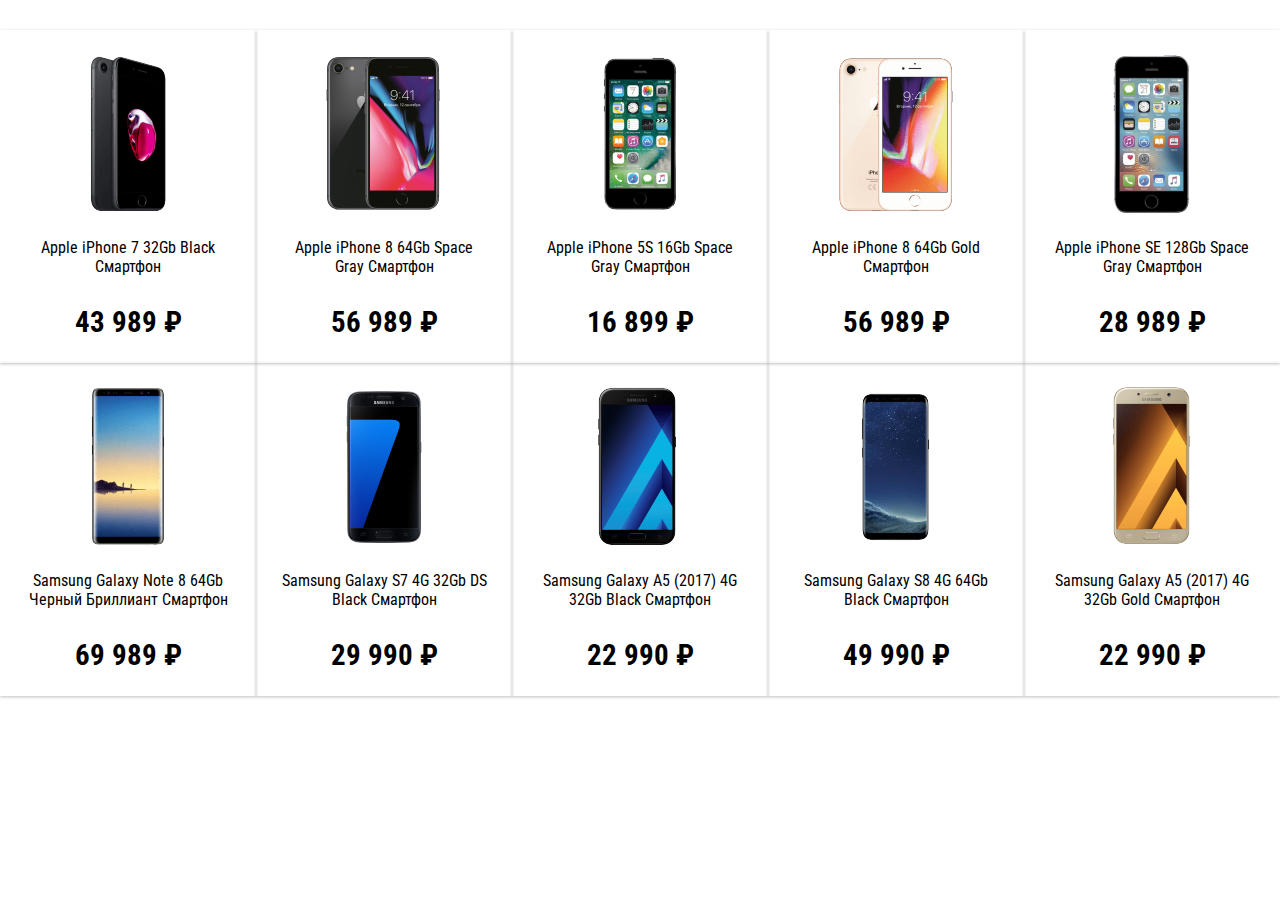
<file: adaptive-layout/product-list/index.html>
<!DOCTYPE html>
<html lang="ru">
<head>
    <meta charset="UTF-8">
    <meta name="viewport" content="width=device-width, initial-scale=1.0">
    <meta http-equiv="X-UA-Compatible" content="ie=edge">
    <title>MQ–3.1. Задача 3 — Список товаров в интернет-магазине</title>
    <link href="https://fonts.googleapis.com/css?family=Roboto+Condensed:400,700" rel="stylesheet">
    <link rel="stylesheet" href="./css/list-common.css">
    <link rel="stylesheet" href="./css/list.css">
    <link rel="shortcut icon" href="../../favicon.ico" type="image/x-icon">
</head>
<body>
  <div class="products">
    <article class="product">
      <div class="product__imgbox">
        <img src="img/prod1.png" class="product__preview" alt="Apple iPhone 7">
      </div>
      <div class="product__body">
        <h3 class="product__name">Apple iPhone 7 32Gb Black Смартфон</h3>
        <span class="product__price">43 989 ₽</span>
      </div>
    </article>
    <article class="product">
      <div class="product__imgbox">
        <img src="img/prod2.png" class="product__preview" alt="Apple iPhone 8">
      </div>
      <div class="product__body">
        <h3 class="product__name">Apple iPhone 8 64Gb Space Gray Смартфон</h3>
        <span class="product__price">56 989 ₽</span>
      </div>
    </article>
    <article class="product">
      <div class="product__imgbox">
        <img src="img/prod3.png" class="product__preview" alt="Apple iPhone 5S">
      </div>
      <div class="product__body">
        <h3 class="product__name">Apple iPhone 5S 16Gb Space Gray Смартфон</h3>
        <span class="product__price">16 899 ₽</span>
      </div>
    </article>
    <article class="product">
      <div class="product__imgbox">
        <img src="img/prod4.png" class="product__preview" alt="Apple iPhone 8">
      </div>
      <div class="product__body">
        <h3 class="product__name">Apple iPhone 8 64Gb Gold Смартфон</h3>
        <span class="product__price">56 989 ₽</span>
      </div>
    </article>  
    <article class="product">
      <div class="product__imgbox">
        <img src="img/prod5.png" class="product__preview" alt="Apple iPhone SE">
      </div>
      <div class="product__body">
        <h3 class="product__name">Apple iPhone SE 128Gb Space Gray Смартфон</h3>
        <span class="product__price">28 989 ₽</span>
      </div>
    </article>
    <article class="product">
      <div class="product__imgbox">
        <img src="img/prod6.png" class="product__preview" alt="Samsung Galaxy Note 8">
      </div>
      <div class="product__body">
        <h3 class="product__name">Samsung Galaxy Note 8 64Gb Черный Бриллиант Смартфон</h3>
        <span class="product__price">69 989 ₽</span>
      </div>
    </article>
    <article class="product">
      <div class="product__imgbox">
        <img src="img/prod7.png" class="product__preview" alt="Samsung Galaxy S7">
      </div>
      <div class="product__body">
        <h3 class="product__name">Samsung Galaxy S7 4G 32Gb DS Black Смартфон</h3>
        <span class="product__price">29 990 ₽</span>
      </div>
    </article>
    <article class="product">
      <div class="product__imgbox">
        <img src="img/prod8.png" class="product__preview" alt="Samsung Galaxy A5">
      </div>
      <div class="product__body">
        <h3 class="product__name">Samsung Galaxy A5 (2017) 4G 32Gb Black Смартфон</h3>
        <span class="product__price">22 990 ₽</span>
      </div>
    </article>
    <article class="product">
      <div class="product__imgbox">
        <img src="img/prod9.png" class="product__preview" alt="Samsung Galaxy S8">
      </div>
      <div class="product__body">
        <h3 class="product__name">Samsung Galaxy S8 4G 64Gb Black Смартфон</h3>
        <span class="product__price">49 990 ₽</span>
      </div>
    </article>
    <article class="product">
      <div class="product__imgbox">
        <img src="img/prod10.png" class="product__preview" alt="Samsung Galaxy A5">
      </div>
      <div class="product__body">
        <h3 class="product__name">Samsung Galaxy A5 (2017) 4G 32Gb Gold Смартфон</h3>
        <span class="product__price">22 990 ₽</span>
      </div>
    </article>  
  </div>
</body>
</html>
</file>
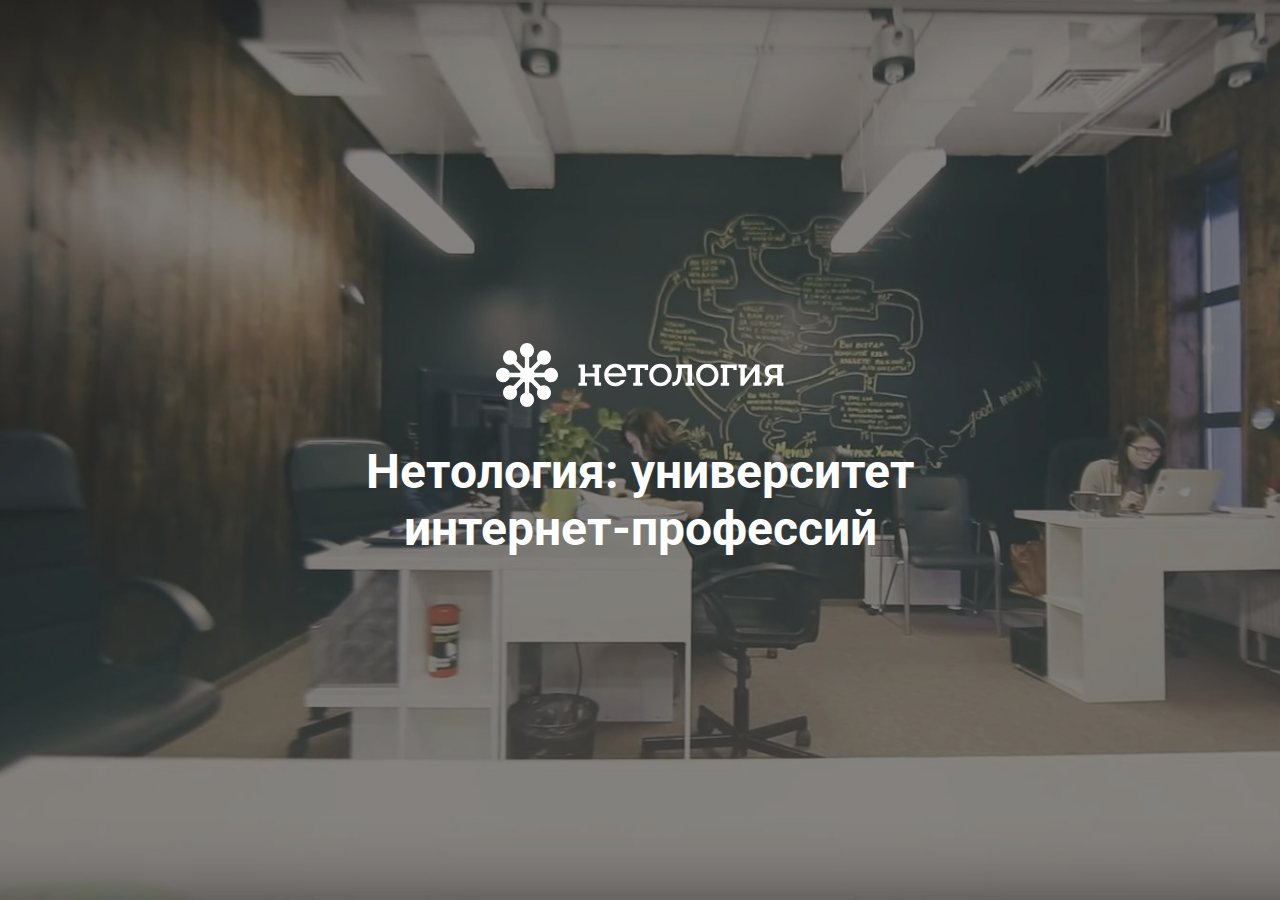
<file: adaptive-layout/welcome-block/index.html>
<!DOCTYPE html>
<html lang="ru">
<head>
  <meta charset="UTF-8">
  <meta name="viewport" content="width=device-width, initial-scale=1.0">
  <meta http-equiv="X-UA-Compatible" content="ie=edge">
  <title>MQ–3.1. Задача 2 — Блок с приветствием для Нетологии</title>
  <link rel="stylesheet" href="https://fonts.googleapis.com/css?family=Roboto:400,700">
  <link rel="stylesheet" href="./css/welcome.css">
  <link rel="stylesheet" href="./css/welcome-common.css">
  <link rel="shortcut icon" href="../../favicon.ico" type="image/x-icon">
</head>
<body>
  <header class="header">
    <div class="header__container">
      <img src="img/logo.svg" class="logo" alt="Логотип компании Нетология">    
      <h1 class="header__slogan">Нетология: университет интернет-профессий</h1>
    </div>
  </header>
</body>
</html>
</file>
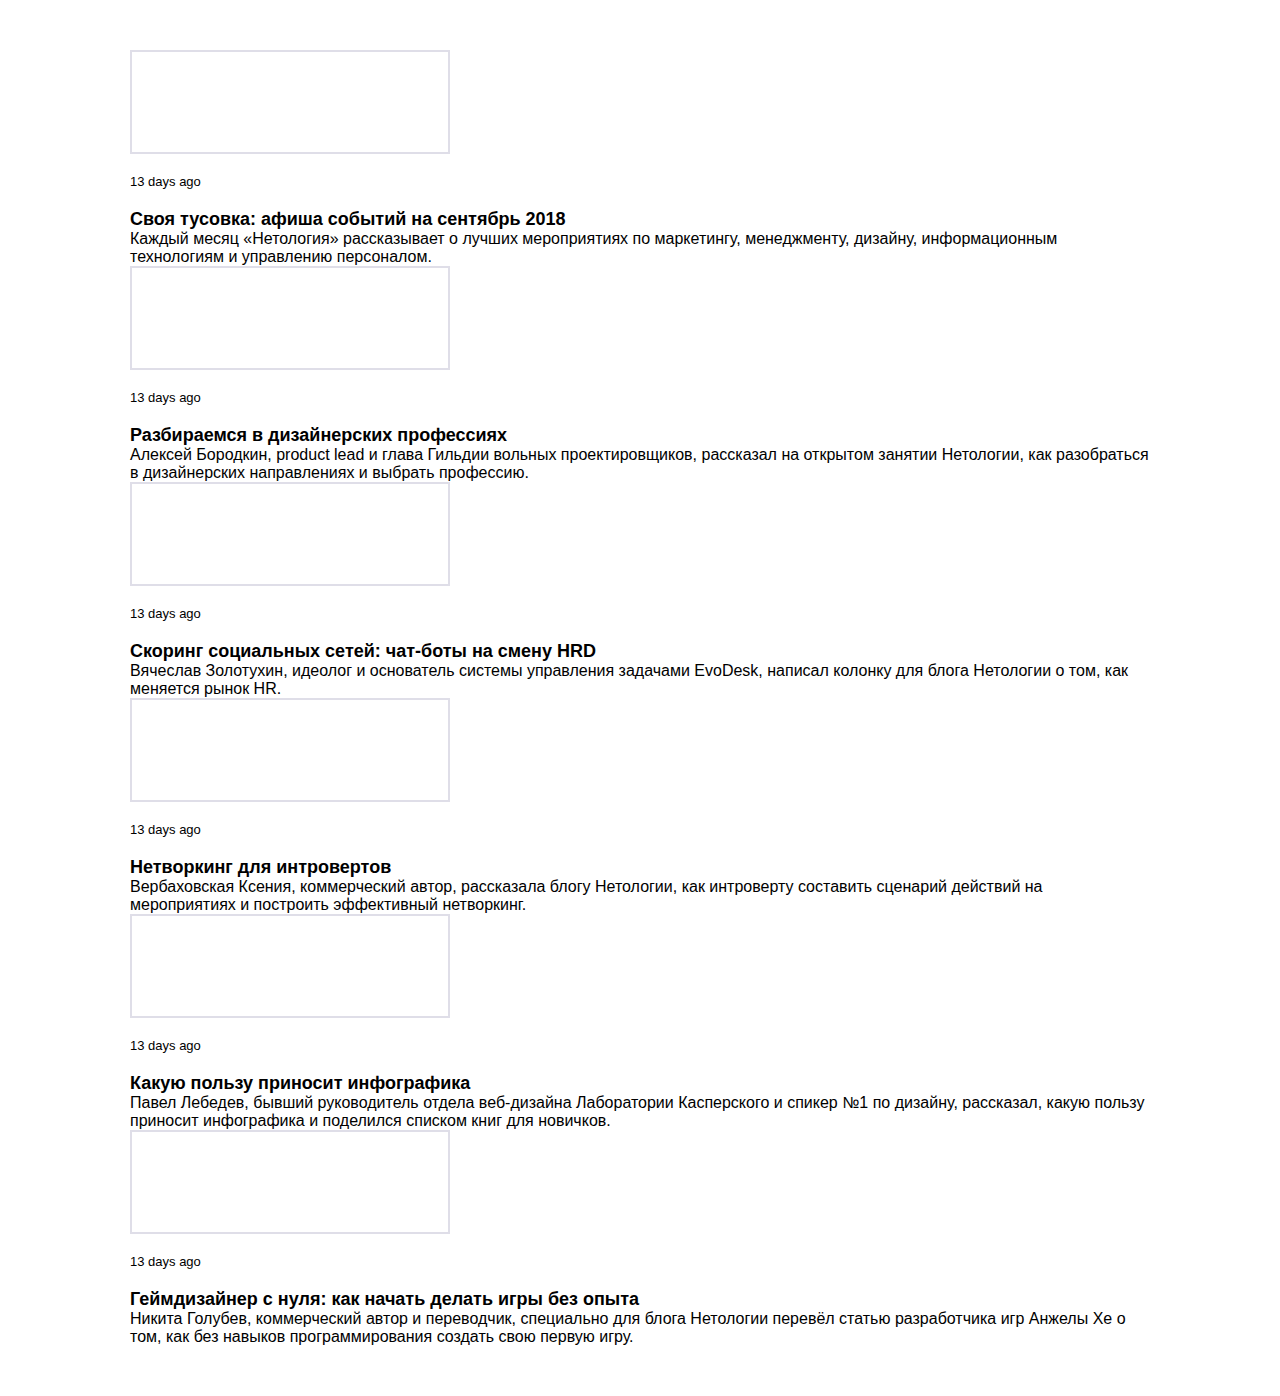
<file: block-elements-positioning/netology-blog/index.html>
<!DOCTYPE html>
<html lang="ru">
<head>
  <meta charset="UTF-8">
  <meta name="viewport" content="width=device-width, initial-scale=1.0">
  <meta http-equiv="X-UA-Compatible" content="ie=edge">
  <link rel="stylesheet" href="css/common-styles.css">
  <link rel="stylesheet" href="css/styles.css">
  <title>Блог</title>
</head>

<body>
  <div class="news">
    <article class="card"></article>
    <header class="card-header"></header>
    <time class="card-date" datetime="2018-08-27">13 days ago</time>
    <h3 class="card-name">Своя тусовка: афиша событий на сентябрь 2018</h3>

    <div class="card-content">
      <p>Каждый месяц «Нетология» рассказывает о лучших мероприятиях по маркетингу, менеджменту, дизайну, информационным
        технологиям и управлению персоналом.</p>
    </div>

    <article class="card"></article>
    <header class="card-header"></header>
    <time class="card-date" datetime="2018-08-27">13 days ago</time>
    <h3 class="card-name">Разбираемся в дизайнерских профессиях</h3>
    <div class="card-content">
      <p>Алексей Бородкин, product lead и глава Гильдии вольных проектировщиков, рассказал на открытом занятии Нетологии,
        как разобраться в дизайнерских направлениях и выбрать профессию.</p>
    </div>

    <article class="card"></article>
    <header class="card-header"></header>
    <time class="card-date" datetime="2018-08-27">13 days ago</time>
    <h3 class="card-name">Скоринг социальных сетей: чат-боты на смену HRD</h3>

    <div class="card-content">
      <p>Вячеслав Золотухин, идеолог и основатель системы управления задачами EvoDesk, написал колонку для блога Нетологии
        о том, как меняется рынок HR.</p>
    </div>

    <article class="card"></article>
    <header class="card-header"></header>
    <time class="card-date" datetime="2018-08-27">13 days ago</time>
    <h3 class="card-name">Нетворкинг для интровертов</h3>
    <div class="card-content">
      <p>Вербаховская Ксения, коммерческий автор, рассказала блогу Нетологии, как интроверту составить сценарий действий
        на мероприятиях и построить эффективный нетворкинг.</p>
    </div>

    <article class="card"></article>
    <header class="card-header"></header>
    <time class="card-date" datetime="2018-08-27">13 days ago</time>
    <h3 class="card-name">Какую пользу приносит инфографика</h3>
    <div class="card-content">
      <p>Павел Лебедев, бывший руководитель отдела веб-дизайна Лаборатории Касперского и спикер №1 по дизайну, рассказал,
        какую пользу приносит инфографика и поделился списком книг для новичков.</p>
    </div>

    <article class="card"></article>
    <header class="card-header"></header>
    <time class="card-date" datetime="2018-08-27">13 days ago</time>
    <h3 class="card-name">Геймдизайнер с нуля: как начать делать игры без опыта</h3>
    <div class="card-content">
      <p>Никита Голубев, коммерческий автор и переводчик, специально для блога Нетологии перевёл статью разработчика игр
        Анжелы Хе о том, как без навыков программирования создать свою первую игру.</p>
    </div>
  </div>
</body>
</html>
</file>
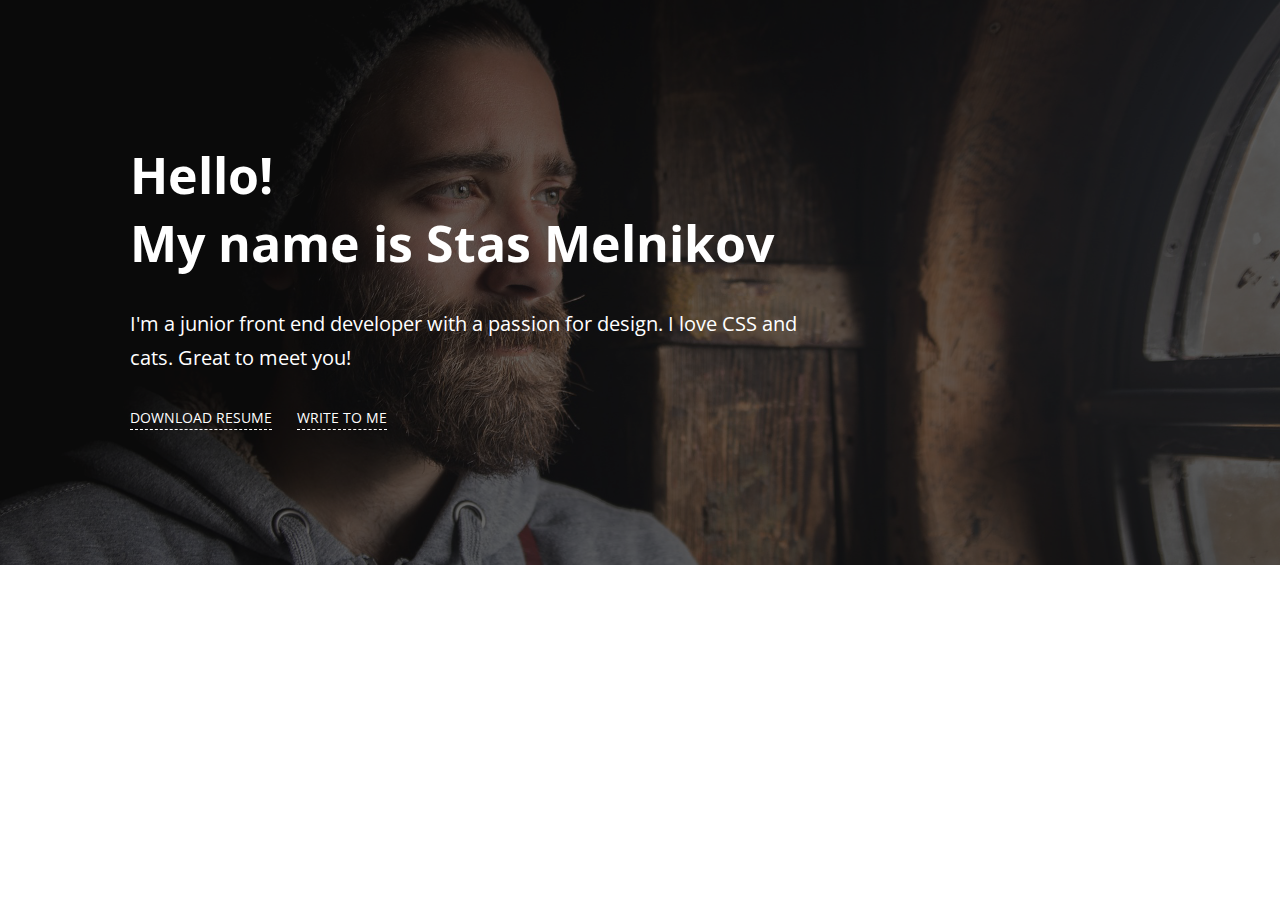
<file: breakpoints/coming-soon/index.html>
<!DOCTYPE html>
<html lang="ru">
<head>
  <meta charset="UTF-8">
  <meta http-equiv="X-UA-Compatible" content="ie=edge">
  <title>MQ 3.3. Задача 1 — Заглушка для сайта фронтенд-разработчика</title>
  <link rel="stylesheet" href="https://fonts.googleapis.com/css?family=Open+Sans:400,700">
  <link rel="stylesheet" href="./css/page-common.css">
  <link rel="stylesheet" href="./css/page.css">
  <link rel="shortcut icon" href="../../favicon.ico" type="image/x-icon">
</head>
<body>
  <div class="welcome">
    <div class="container">
      <div class="welcome__info">
        <div class="welcome__main">
          <span class="welcome__label">Hello!<br>My name is Stas Melnikov</span>
          <p>
            I'm a junior front end developer with a passion for design. I love CSS and cats. Great to meet you!     
          </p>
        </div>
        <div class="welcome__footer">
          <a href="#0" class="welcome__link">Download resume</a>
          <a href="#0" class="welcome__link">Write to me</a>
        </div>
      </div>
    </div>
  </div>
</body>
</html>
</file>
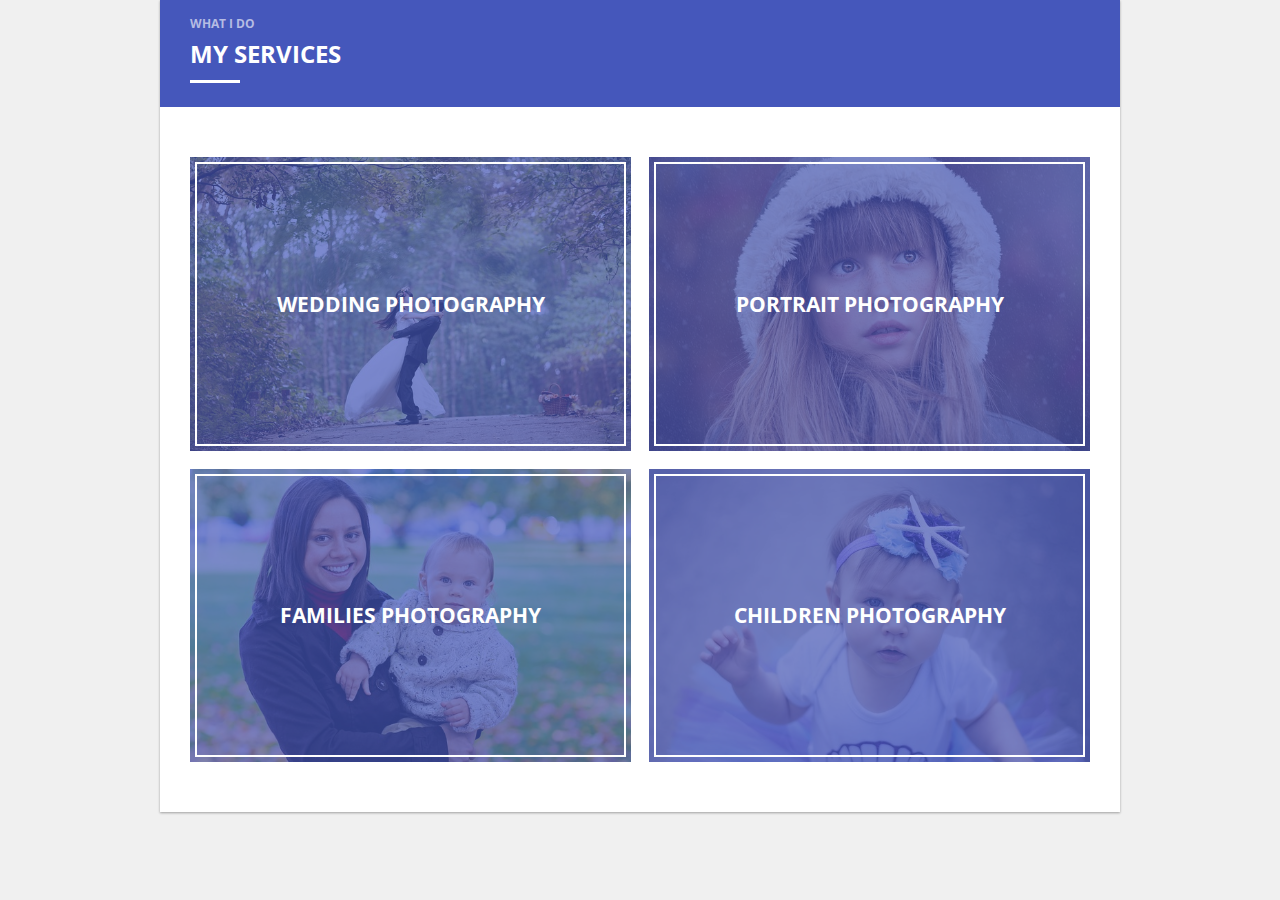
<file: breakpoints/services-retina/index.html>
<!DOCTYPE html>
<html lang="ru">
<head>
  <meta charset="UTF-8">
  <meta name="viewport" content="width=device-width, initial-scale=1.0">
  <meta http-equiv="X-UA-Compatible" content="ie=edge">
  <title>MQ 3.3. Задача 2 — Верстка блока «Услуги» для устройств с повышенной плотностью пикселей</title>
  <link rel="stylesheet" href="https://fonts.googleapis.com/css?family=Open+Sans:400,700">
  <link rel="stylesheet" href="./css/services-common.css">
  <link rel="shortcut icon" href="../../favicon.ico" type="image/x-icon">
</head>
<body>
  <div class="container">
    <section class="section">
      <header class="section__header">
        <span class="section__description">What I do</span>
        <h2 class="title section__title">My Services</h2>
      </header>
      <div class="section__body">
        <article class="post">
          <div class="post__previewbox">
            <img src="./img/wedding.jpg" class="post__preview" alt="Preview for Wedding Photography">
          </div>
          <div class="post__content">
            <h3 class="title post__name">Wedding Photography</h3>
          </div>
        </article>
        <article class="post">
          <div class="post__previewbox">
            <img src="./img/portrait.jpg" class="post__preview" alt="Preview for Portrait Photography">
          </div>
          <div class="post__content">
            <h3 class="title post__name">Portrait Photography</h3>
          </div>
        </article>
        <article class="post">
          <div class="post__previewbox">
            <img src="./img/family.jpg" class="post__preview" alt="Preview for Love Story">
          </div>
          <div class="post__content">
            <h3 class="title post__name">Families Photography</h3>
          </div>
        </article>
        <article class="post">
          <div class="post__previewbox">
            <img src="./img/children.jpg" class="post__preview" alt="Preview for Children">
          </div>
          <div class="post__content">
            <h3 class="title post__name">Children Photography</h3>
          </div>
        </article>
      </div>
    </section>  
  </div>
</body>
</html>
</file>
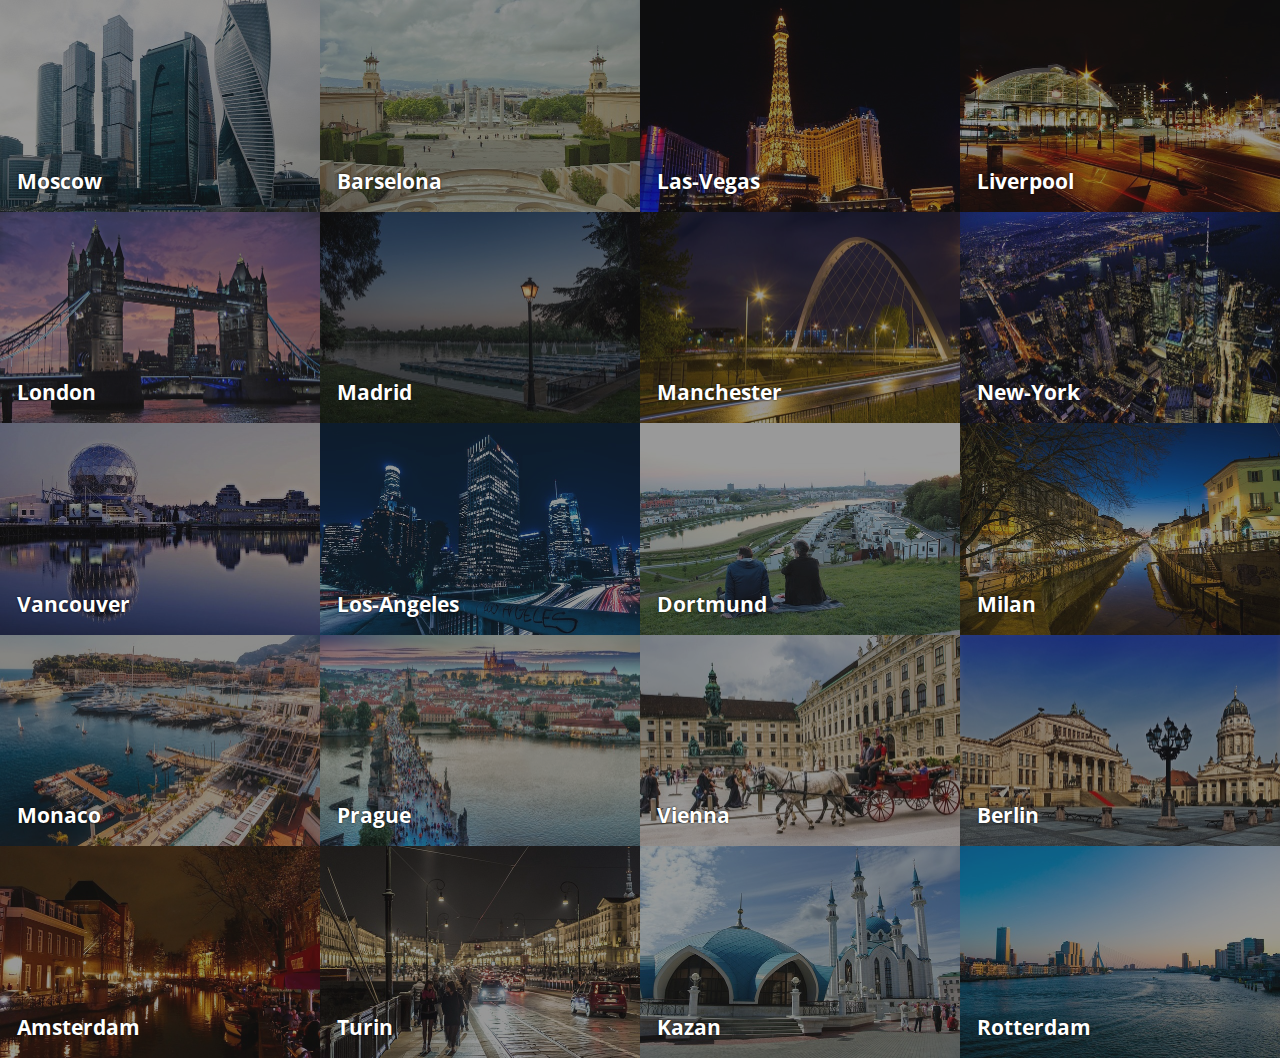
<file: breakpoints/travel-agency/index.html>
<!DOCTYPE html>
<html lang="ru">
<head>
    <meta charset="UTF-8">
    <meta name="viewport" content="width=device-width, initial-scale=1.0">
    <meta http-equiv="X-UA-Compatible" content="ie=edge">
    <title>MQ 3.3. Задача 3 — Туристическое агентство</title>
  	<link rel="stylesheet" href="https://fonts.googleapis.com/css?family=Open+Sans:400,700">
    <link rel="stylesheet" href="./css/page-common.css">
	<link rel="stylesheet" href="./css/page.css">
	<link rel="shortcut icon" href="../../favicon.ico" type="image/x-icon">
</head>
<body>
	<div class="container">
		<article class="card">
			<div class="card__preview">
				<img src="./img/moscow.jpg" class="card__img" alt="">
			</div>
			<div class="card__body">
				<h3 class="card__name">Moscow</h3>
			</div>
		</article>
		<article class="card">
			<div class="card__preview">
				<img src="./img/barselona.jpg" class="card__img" alt="">
			</div>
			<div class="card__body">
				<h3 class="card__name">Barselona</h3>
			</div>
		</article>
		<article class="card">
			<div class="card__preview">
				<img src="./img/las-vegas.jpg" class="card__img" alt="">
			</div>
			<div class="card__body">
				<h3 class="card__name">Las-Vegas</h3>
			</div>
		</article>
		<article class="card">
			<div class="card__preview">
				<img src="./img/liverpool.jpg" class="card__img" alt="">
			</div>
			<div class="card__body">
				<h3 class="card__name">Liverpool</h3>
			</div>
		</article>
		<article class="card">
			<div class="card__preview">
				<img src="./img/london.jpg" class="card__img" alt="">
			</div>
			<div class="card__body">
				<h3 class="card__name">London</h3>
			</div>
		</article>
		<article class="card">
			<div class="card__preview">
				<img src="./img/madrid.jpg" class="card__img" alt="">
			</div>
			<div class="card__body">
				<h3 class="card__name">Madrid</h3>
			</div>
		</article>
		<article class="card">
			<div class="card__preview">
				<img src="./img/manchester.jpg" class="card__img" alt="">
			</div>
			<div class="card__body">
				<h3 class="card__name">Manchester</h3>
			</div>
		</article>
		<article class="card">
			<div class="card__preview">
				<img src="./img/new-york.jpg" class="card__img" alt="">
			</div>
			<div class="card__body">
				<h3 class="card__name">New-York</h3>
			</div>
		</article>
		<article class="card">
			<div class="card__preview">
				<img src="./img/vancouver.jpg" class="card__img" alt="">
			</div>
			<div class="card__body">
				<h3 class="card__name">Vancouver</h3>
			</div>
		</article>
		<article class="card">
			<div class="card__preview">
				<img src="./img/los-angeles.jpg" class="card__img" alt="">
			</div>
			<div class="card__body">
				<h3 class="card__name">Los-Angeles</h3>
			</div>
		</article>
		<article class="card">
			<div class="card__preview">
				<img src="./img/dortmund.jpg" class="card__img" alt="">
			</div>
			<div class="card__body">
				<h3 class="card__name">Dortmund</h3>
			</div>
		</article>
		<article class="card">
			<div class="card__preview">
				<img src="./img/milan.jpg" class="card__img" alt="">
			</div>
			<div class="card__body">
				<h3 class="card__name">Milan</h3>
			</div>
		</article>
		<article class="card">
			<div class="card__preview">
				<img src="./img/monaco.jpg" class="card__img" alt="">
			</div>
			<div class="card__body">
				<h3 class="card__name">Monaco</h3>
			</div>
		</article>
		<article class="card">
			<div class="card__preview">
				<img src="./img/prague.jpg" class="card__img" alt="">
			</div>
			<div class="card__body">
				<h3 class="card__name">Prague</h3>
			</div>
		</article>
		<article class="card">
			<div class="card__preview">
				<img src="./img/vienna.jpg" class="card__img" alt="">
			</div>
			<div class="card__body">
				<h3 class="card__name">Vienna</h3>
			</div>
		</article>
		<article class="card">
			<div class="card__preview">
				<img src="./img/berlin.jpg" class="card__img" alt="">
			</div>
			<div class="card__body">
				<h3 class="card__name">Berlin</h3>
			</div>
		</article>
		<article class="card">
			<div class="card__preview">
				<img src="./img/amsterdam.jpg" class="card__img" alt="">
			</div>
			<div class="card__body">
				<h3 class="card__name">Amsterdam</h3>
			</div>
		</article>
		<article class="card">
			<div class="card__preview">
				<img src="./img/turin.jpg" class="card__img" alt="">
			</div>
			<div class="card__body">
				<h3 class="card__name">Turin</h3>
			</div>
		</article>
		<article class="card">
			<div class="card__preview">
				<img src="./img/kazan.jpg" class="card__img" alt="">
			</div>
			<div class="card__body">
				<h3 class="card__name">Kazan</h3>
			</div>
		</article>
		<article class="card">
			<div class="card__preview">
				<img src="./img/rotterdam.jpg" class="card__img" alt="">
			</div>
			<div class="card__body">
				<h3 class="card__name">Rotterdam</h3>
			</div>
		</article>	
	</div>
</body>
</html>
</file>
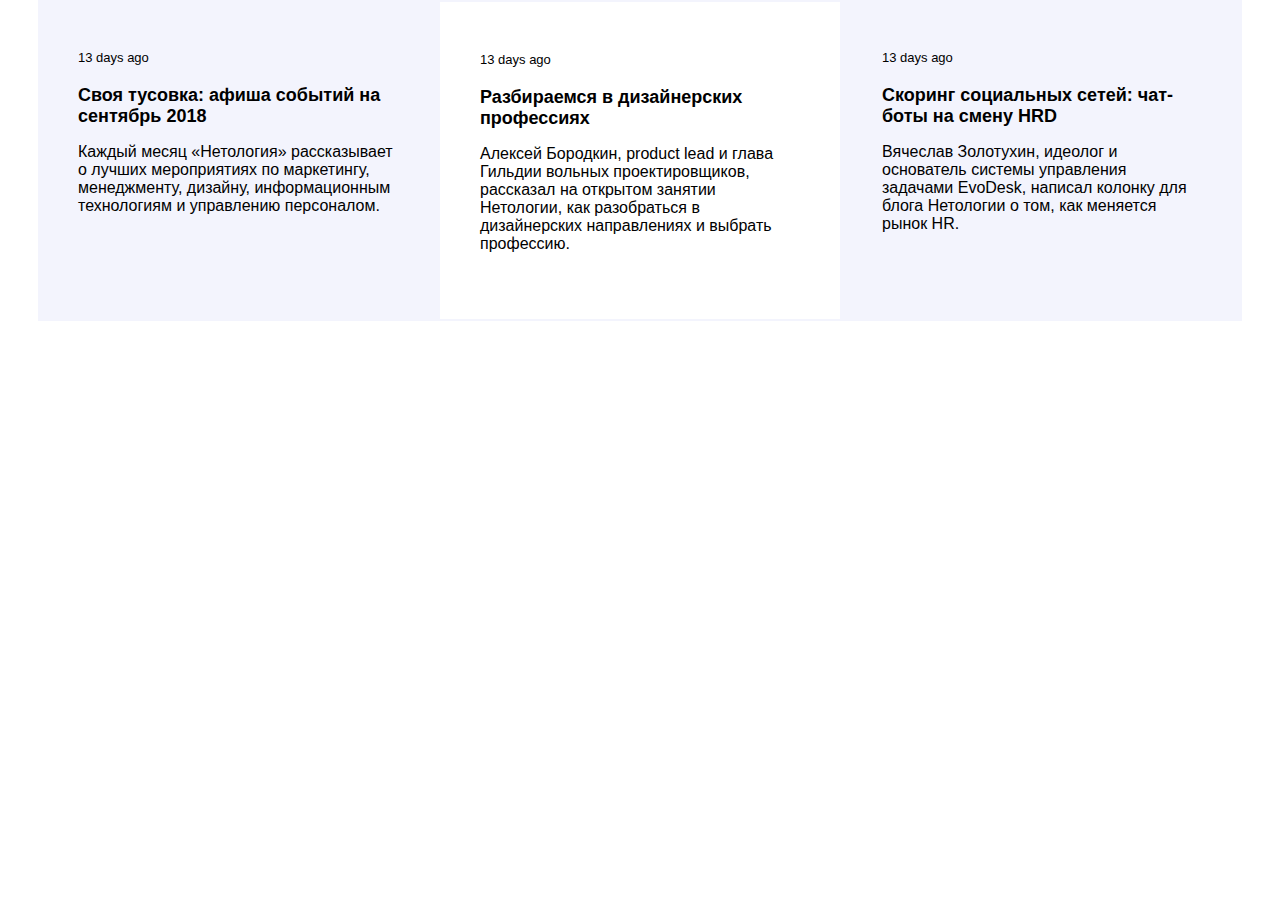
<file: content-structure-tags/latest-news/index.html>
<!DOCTYPE html>
<html lang="ru">
<head>
  <meta charset="UTF-8">
  <meta name="viewport" content="width=device-width, initial-scale=1.0">
  <meta http-equiv="X-UA-Compatible" content="ie=edge">
  <link rel="stylesheet" href="./css/styles.css">
  <title>Задание №2 Последние новости</title>
</head>

<body>
  <div class="news">
	<article class="card">
		<div class="card-header">
			<time class="card-date" datetime="2018-08-27">13 days ago</time>
			<h3 class="card-name">Своя тусовка: афиша событий на сентябрь 2018</h3>
		</div>
		<div class="card-content">
			<p>Каждый месяц «Нетология» рассказывает о лучших мероприятиях по маркетингу, менеджменту, дизайну, информационным технологиям и управлению персоналом.</p>
		</div>
	</article>
	<article class="card">
		<div class="card-header">
			<time class="card-date" datetime="2018-08-27">13 days ago</time>
			<h3 class="card-name">Разбираемся в дизайнерских профессиях</h3>
		</div>
		<div class="card-content">
			<p>Алексей Бородкин, product lead и глава Гильдии вольных проектировщиков, рассказал на открытом занятии Нетологии, как разобраться в дизайнерских направлениях и выбрать профессию.</p>
		</div>
	</article>
	<article class="card">
		<div class="card-header">
			<time class="card-date" datetime="2018-08-27">13 days ago</time>
			<h3 class="card-name">Скоринг социальных сетей: чат-боты на смену HRD</h3>
		</div>
		<div class="card-content">
			<p>Вячеслав Золотухин, идеолог и основатель системы управления задачами EvoDesk, написал колонку для блога Нетологии о том, как меняется рынок HR.</p>
		</div>
	</article>	
  </div>
</body>
</html>
</file>
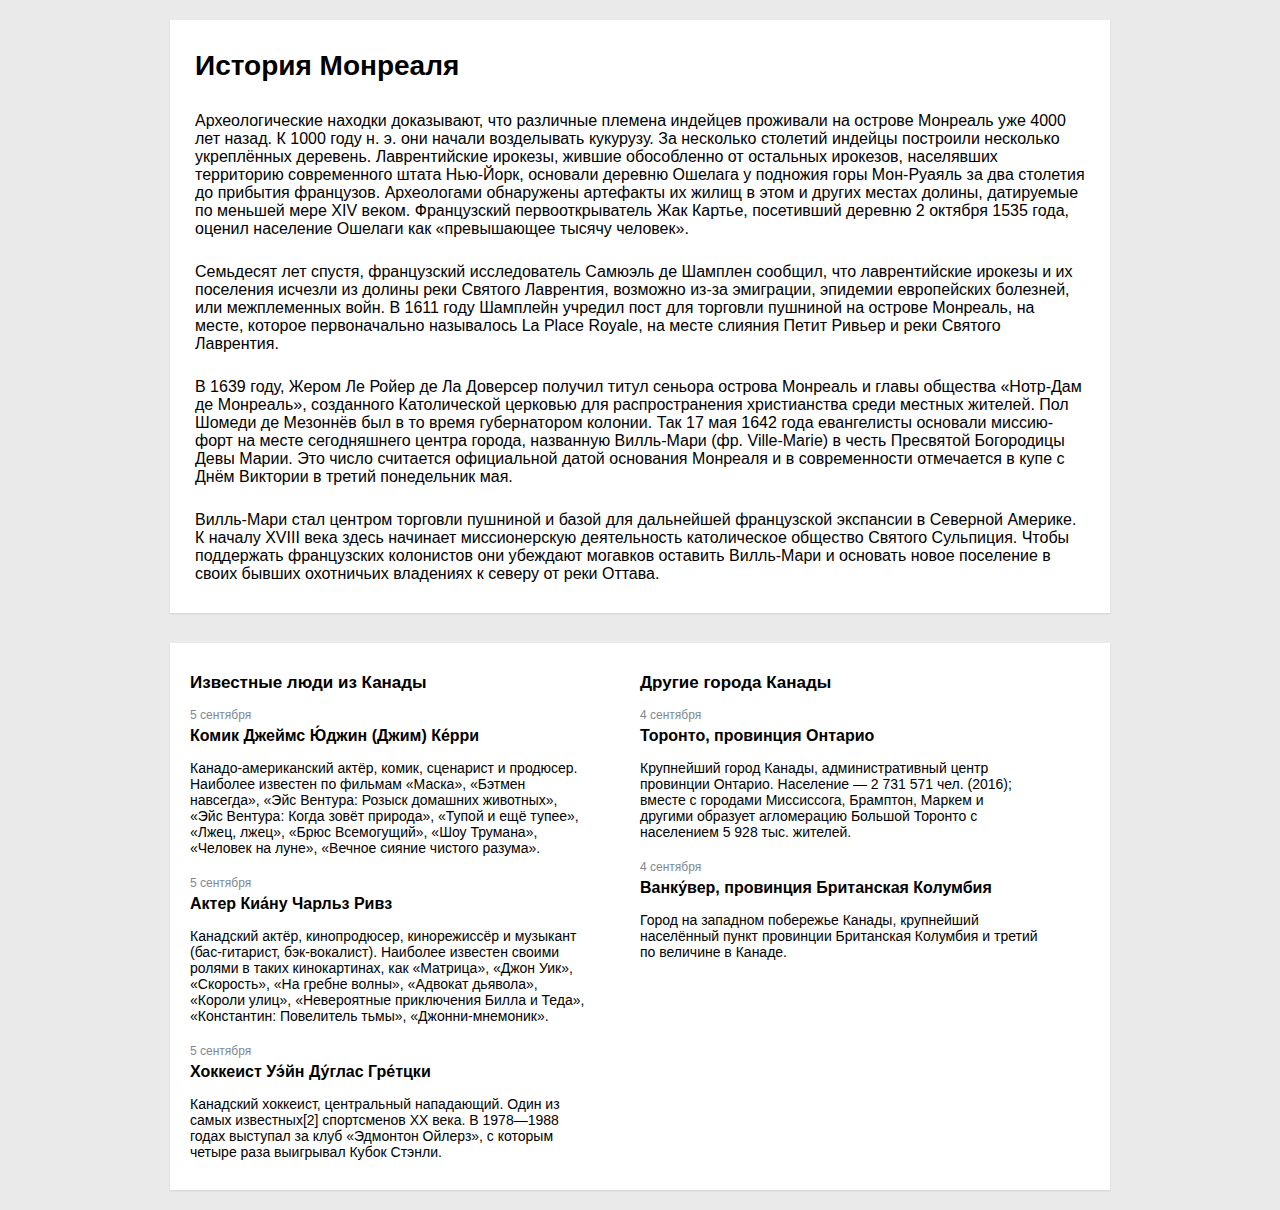
<file: content-structure-tags/markup/index.html>
<!DOCTYPE html>
<html lang="ru">
<head>
  <meta charset="UTF-8">
  <meta name="viewport" content="width=device-width, initial-scale=1.0">
  <meta http-equiv="X-UA-Compatible" content="ie=edge">
  <link rel="stylesheet" href="./css/styles.css">
  <title>Задание №1 Разметка блока</title>
</head>

<body>
<main class="page">
	<section class="content">
		<h1 class="content-title">История Монреаля</h1>
		<article>
			<p>
				Археологические находки доказывают, что различные племена индейцев проживали на острове Монреаль уже 4000 лет назад. К 1000 году н. э. они начали возделывать кукурузу. За несколько столетий индейцы построили несколько укреплённых деревень. Лаврентийские ирокезы, жившие обособленно от остальных ирокезов, населявших территорию современного штата Нью-Йорк, основали деревню Ошелага у подножия горы Мон-Руаяль за два столетия до прибытия французов. Археологами обнаружены артефакты их жилищ в этом и других местах долины, датируемые по меньшей мере XIV веком. Французский первооткрыватель Жак Картье, посетивший деревню 2 октября 1535 года, оценил население Ошелаги как «превышающее тысячу человек».
			</p>
			<p>
				Семьдесят лет спустя, французский исследователь Самюэль де Шамплен сообщил, что лаврентийские ирокезы и их поселения исчезли из долины реки Святого Лаврентия, возможно из-за эмиграции, эпидемии европейских болезней, или межплеменных войн. В 1611 году Шамплейн учредил пост для торговли пушниной на острове Монреаль, на месте, которое первоначально называлось La Place Royale, на месте слияния Петит Ривьер и реки Святого Лаврентия. 
			</p>
			<p>
				В 1639 году, Жером Ле Ройер де Ла Доверсер получил титул сеньора острова Монреаль и главы общества «Нотр-Дам де Монреаль», созданного Католической церковью для распространения христианства среди местных жителей. Пол Шомеди де Мезоннёв был в то время губернатором колонии. Так 17 мая 1642 года евангелисты основали миссию-форт на месте сегодняшнего центра города, названную Вилль-Мари (фр. Ville-Marie) в честь Пресвятой Богородицы Девы Марии. Это число считается официальной датой основания Монреаля и в современности отмечается в купе с Днём Виктории в третий понедельник мая.		
			</p>
			<p>
				Вилль-Мари стал центром торговли пушниной и базой для дальнейшей французской экспансии в Северной Америке. К началу XVIII века здесь начинает миссионерскую деятельность католическое общество Святого Сульпиция. Чтобы поддержать французских колонистов они убеждают могавков оставить Вилль-Мари и основать новое поселение в своих бывших охотничьих владениях к северу от реки Оттава.
			</p>
		</article>	
	</section>
	<aside class="last-news">
		<section class="last-news-section">
			<h2 class="last-news-title">Известные люди из Канады</h2>
			<div class="last-posts">
				<article class="last-post">
					<div class="last-post-header">
						<time class="last-post-date" datetime="2018-09-05">5 сентября</time>
						<h3 class="last-post-title">
							<a href="#0" class="last-post-link">Комик Джеймс Ю́джин (Джим) Ке́рри</a>
						</h3>
					</div>
					<div class="last-post-content">
						<p>Канадо-американский актёр, комик, сценарист и продюсер. Наиболее известен по фильмам «Маска», «Бэтмен навсегда», «Эйс Вентура: Розыск домашних животных», «Эйс Вентура: Когда зовёт природа», «Тупой и ещё тупее», «Лжец, лжец», «Брюс Всемогущий», «Шоу Трумана», «Человек на луне», «Вечное сияние чистого разума». </p>
					</div>
				</article>
				<article class="last-post">
					<div class="last-post-header">
						<time class="last-post-date" datetime="2018-09-05">5 сентября</time>
						<h3 class="last-post-title">
							<a href="#0" class="last-post-link">Актер Киа́ну Чарльз Ривз</a>
						</h3>
					</div>
					<div class="last-post-content">
						<p>Канадский актёр, кинопродюсер, кинорежиссёр и музыкант (бас-гитарист, бэк-вокалист). Наиболее известен своими ролями в таких кинокартинах, как «Матрица», «Джон Уик», «Скорость», «На гребне волны», «Адвокат дьявола», «Короли улиц», «Невероятные приключения Билла и Теда», «Константин: Повелитель тьмы», «Джонни-мнемоник».</p>
					</div>					
				</article>				
				<article class="last-post">
					<div class="last-post-header">
						<time class="last-post-date" datetime="2018-09-05">5 сентября</time>
						<h3 class="last-post-title">
							<a href="#0" class="last-post-link">Хоккеист Уэ́йн Ду́глас Гре́тцки</a>
						</h3>
					</div>
					<div class="last-post-content">
						<p>Канадский хоккеист, центральный нападающий. Один из самых известных[2] спортсменов XX века. В 1978—1988 годах выступал за клуб «Эдмонтон Ойлерз», с которым четыре раза выигрывал Кубок Стэнли. </p>
					</div>
				</article>								
			</div>
		</section>
		<section class="last-news-section">
			<h2 class="last-news-title">Другие города Канады</h2>
			<div class="last-posts">
				<article class="last-post">
					<div class="last-post-header">
						<time class="last-post-date" datetime="2018-09-04">4 сентября</time>
						<h3 class="last-post-title">
							<a href="#0" class="last-post-link">Торонто, провинция Онтарио</a>
						</h3>
					</div>
					<div class="last-post-content">
						<p>Крупнейший город Канады, административный центр провинции Онтарио. Население — 2 731 571 чел. (2016); вместе с городами Миссиссога, Брамптон, Маркем и другими образует агломерацию Большой Торонто с населением 5 928 тыс. жителей.</p>
					</div>
				</article>				
				<article class="last-post">
					<div class="last-post-header">
						<time class="last-post-date" datetime="2018-09-04">4 сентября</time>
						<h3 class="last-post-title">
							<a href="#0" class="last-post-link">Ванку́вер, провинция Британская Колумбия</a>
						</h3>
					</div>
					<div class="last-post-content">
						<p>Город на западном побережье Канады, крупнейший населённый пункт провинции Британская Колумбия и третий по величине в Канаде.</p>
					</div>
				</article>								
			</div>
		</section>
	</aside>
</main>
</body>
</html>
</file>
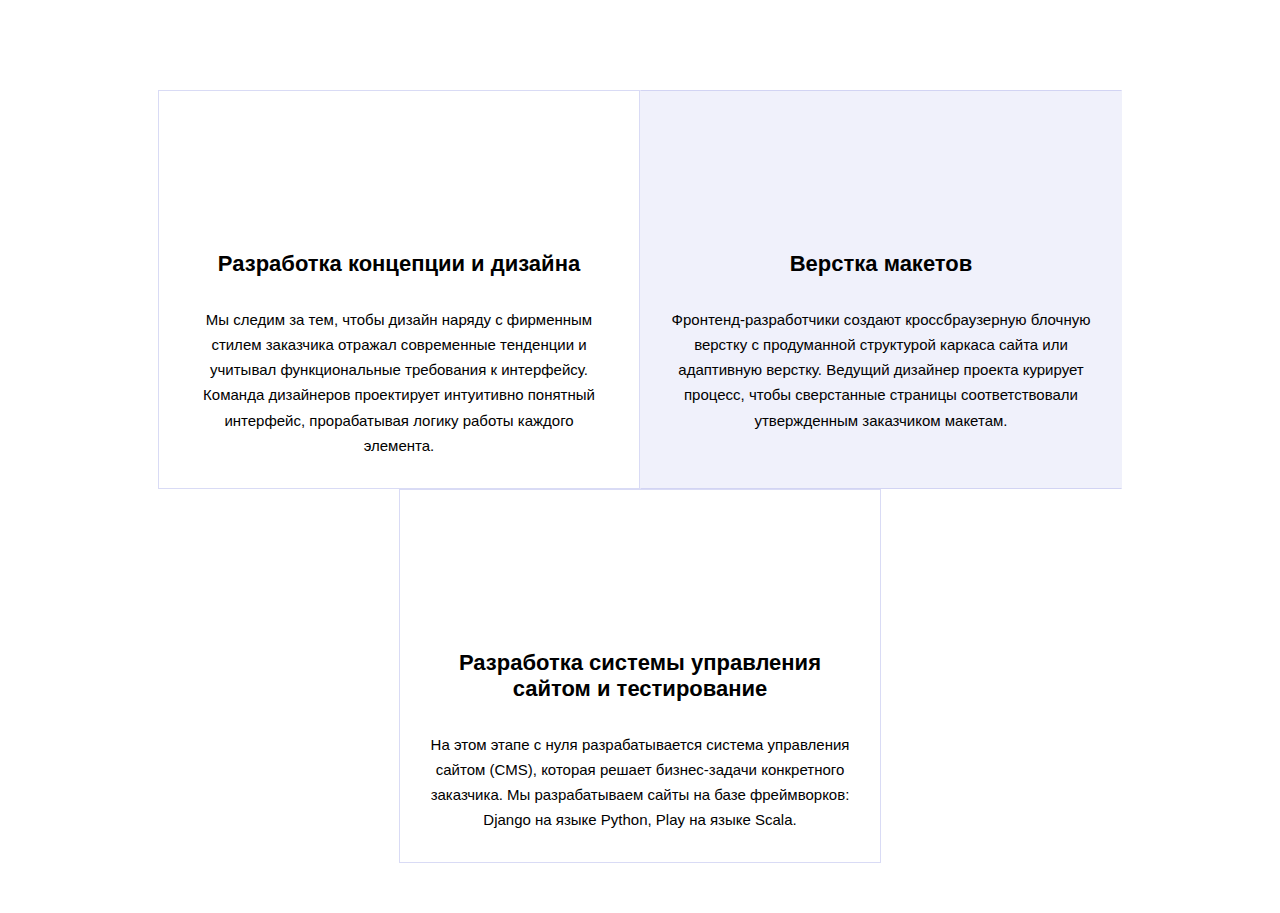
<file: content-structure-tags/web-studio/index.html>
<!DOCTYPE html>
<html lang="ru">
  <head>
    <meta charset="UTF-8">
    <meta name="viewport" content="width=device-width, initial-scale=1.0">
    <meta http-equiv="X-UA-Compatible" content="ie=edge">
    <link rel="stylesheet" href="./css/styles.css">
    <title>Задание №2 Раздел услуг веб-студии</title>
  </head>
  
  <body>
    <div class="services">
		
	    <div class="card">
			<h3 class="card-name">Разработка концепции и дизайна</h3>
	    	<div class="card-content">
		    	<p>Мы следим за тем, чтобы дизайн наряду с фирменным стилем заказчика отражал современные тенденции и учитывал функциональные требования к интерфейсу. Команда дизайнеров проектирует интуитивно понятный интерфейс, прорабатывая логику работы каждого элемента.</p>
	    	</div>	
		</div>

	  	<div class="card">
	    	<h3 class="card-name">Верстка макетов</h3>
	    	<div class="card-content">
		    	<p>Фронтенд-разработчики создают кроссбраузерную блочную верстку с продуманной структурой каркаса сайта или адаптивную верстку. Ведущий дизайнер проекта курирует процесс, чтобы сверстанные страницы соответствовали утвержденным заказчиком макетам.</p>
	    	</div>
		</div>

	  	<div class="card">	
	    	<h3 class="card-name">Разработка системы управления сайтом и тестирование</h3>
	    	<div class="card-content">
		    	<p>На этом этапе с нуля разрабатывается система управления сайтом (CMS), которая решает бизнес-задачи конкретного заказчика. Мы разрабатываем сайты на базе фреймворков: Django на языке Python, Play на языке Scala.</p>
	  		</div>
		</div>

   	</div>
 </body>
</html>
</file>
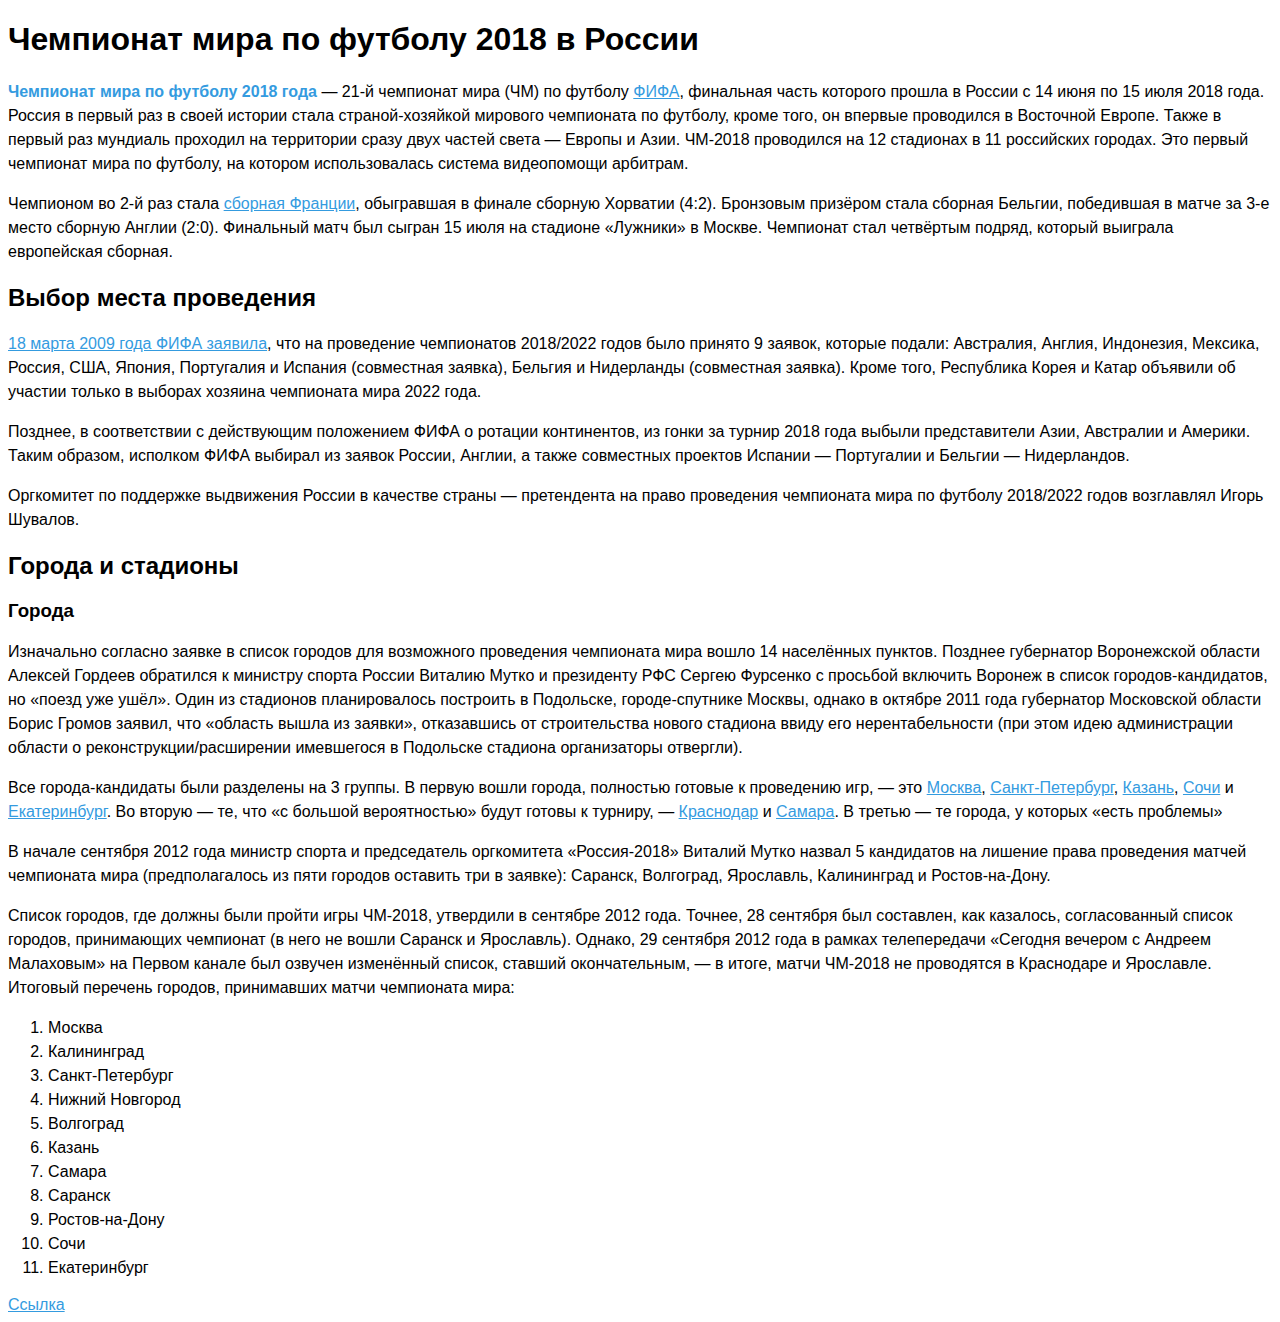
<file: content-tags/world-cup-article/index.html>
<!DOCTYPE html>
<html la href=""ng="ru">
<hea href=""d>
  <meta href="" cha href=""rset="UTF-8">
  <meta href="" na href=""me="viewport" content="width=device-width, initia href=""l-sca href=""le=1.0">
  <meta href="" http-equiv="X-Ua href=""-Compa href=""tible" content="ie=edge">
  <link rel="stylesheet" href="./css/styles.css">
  <title>Чемпионат мира по футболу 2018 в России</title>
</hea href=""d>
<body>
  <h1>Чемпионат мира по футболу 2018 в России</h1>
  <p>
    <strong><a>Чемпионат мира по футболу 2018 года</a></strong> — 21-й чемпионат мира (ЧМ) по футболу <a href="">ФИФА</a>, финальная часть которого прошла в России
    с 14 июня по 15 июля 2018 года. Россия в первый раз в своей истории стала страной-хозяйкой мирового чемпионата по
    футболу, кроме того, он впервые проводился в Восточной Европе. Также в первый раз мундиаль проходил на территории сразу
    двух частей света — Европы и Азии. ЧМ-2018 проводился на 12 стадионах в 11 российских городах. Это первый чемпионат мира
    по футболу, на котором использовалась система видеопомощи арбитрам.
  </p>
  
  <p>
    Чемпионом во 2-й раз стала <a href="">сборная Франции</a>, обыгравшая в финале сборную Хорватии (4:2). Бронзовым призёром стала сборная 
    Бельгии, победившая в матче за 3-е место сборную Англии (2:0). Финальный матч был сыгран 15 июля на стадионе «Лужники» в
    Москве. Чемпионат стал четвёртым подряд, который выиграла европейская сборная.
  </p>
  
  <h2>Выбор места проведения</h2>

  <p>
    <a href="">18 марта 2009 года ФИФА заявила</a>, что на проведение чемпионатов 2018/2022 годов было принято 9 заявок, которые подали:
    Австралия, Англия, Индонезия, Мексика, Россия, США, Япония, Португалия и Испания (совместная заявка), Бельгия и
    Нидерланды (совместная заявка). Кроме того, Республика Корея и Катар объявили об участии только в выборах хозяина
    чемпионата мира 2022 года.
  </p>

  <p>
    Позднее, в соответствии с действующим положением ФИФА о ротации континентов, из гонки за турнир 2018 года выбыли
    представители Азии, Австралии и Америки. Таким образом, исполком ФИФА выбирал из заявок России, Англии, а также
    совместных проектов Испании — Португалии и Бельгии — Нидерландов.
  </p>

  <p>
    Оргкомитет по поддержке выдвижения России в качестве страны — претендента на право проведения чемпионата мира по футболу
    2018/2022 годов возглавлял Игорь Шувалов.
  </p>

  <h2>Города и стадионы</h2>
  <h3>Города</h3>

  <p>
    Изначально согласно заявке в список городов для возможного проведения чемпионата мира вошло 14 населённых пунктов.
    Позднее губернатор Воронежской области Алексей Гордеев обратился к министру спорта России Виталию Мутко и президенту РФС
    Сергею Фурсенко с просьбой включить Воронеж в список городов-кандидатов, но «поезд уже ушёл». Один из стадионов
    планировалось построить в Подольске, городе-спутнике Москвы, однако в октябре 2011 года губернатор Московской области
    Борис Громов заявил, что «область вышла из заявки», отказавшись от строительства нового стадиона ввиду его
    нерентабельности (при этом идею администрации области о реконструкции/расширении имевшегося в Подольске стадиона
    организаторы отвергли).
  </p>
  
  <p>
    Все города-кандидаты были разделены на 3 группы. В первую вошли города, полностью готовые к проведению игр, — это
    <a href="">Москва</a>, <a href="">Санкт-Петербург</a>, <a href="">Казань</a>, <a href="">Сочи</a> и <a href="">Екатеринбург</a>. Во вторую — те, что «с большой вероятностью» будут готовы к
    турниру, — <a href="">Краснодар</a> и <a href="">Самара</a>. В третью — те города, у которых «есть проблемы»  
  </p>
  
  <p>
    В начале сентября 2012 года министр спорта и председатель оргкомитета «Россия-2018» Виталий Мутко назвал 5 кандидатов на
    лишение права проведения матчей чемпионата мира (предполагалось из пяти городов оставить три в заявке): Саранск,
    Волгоград, Ярославль, Калининград и Ростов-на-Дону.
  </p>
  
  <p>
    Список городов, где должны были пройти игры ЧМ-2018, утвердили в сентябре 2012 года. Точнее, 28 сентября был составлен,
    как казалось, согласованный список городов, принимающих чемпионат (в него не вошли Саранск и Ярославль). Однако, 29
    сентября 2012 года в рамках телепередачи «Сегодня вечером с Андреем Малаховым» на Первом канале был озвучен изменённый
    список, ставший окончательным, — в итоге, матчи ЧМ-2018 не проводятся в Краснодаре и Ярославле. Итоговый перечень
    городов, принимавших матчи чемпионата мира:
  </p>
  
  <ol>
    <li>Москва</li>
    <li>Калининград</li>
    <li>Санкт-Петербург</li>
    <li>Нижний Новгород</li>
    <li>Волгоград</li>
    <li>Казань</li>
    <li>Самара</li>
    <li>Саранск</li>
    <li>Ростов-на-Дону</li>
    <li>Сочи</li>
    <li>Екатеринбург</li>
  </ol>
  
  <a href="#">Ссылка</a>
</body>
</html>
</file>
<file: adaptive-layout/product-list/css/list-common.css>
body {
  margin: 0;
  font-family: 'Roboto Condensed', sans-serif;
}

.products {
  max-width: 1400px;
  padding-top: 30px;
  padding-bottom: 30px;
  
  margin-left: auto;
  margin-right: auto;
}

.product{
  box-shadow: 0 1px 3px rgba(0, 0, 0, 0.25);
  text-align: center;
}

.product__preview {
  max-width: 100%;
  display: block;
  margin-right: auto;
  margin-left: auto;
}

.product__name {
  margin-top: 1.5em;
  margin-bottom: 0;
  font-size: 1em;
  font-weight: 400;
}

.product__price {
  display: block;
  margin-top: 1em;
  font-weight: 700;
  font-size: 1.8em;
}
</file>
<file: adaptive-layout/product-list/css/list.css>
.products {
  display: flex;
  flex-wrap: wrap;
}

.product {
  box-sizing: border-box;
  width: 20%; 
  padding: 1.5em;
  font-size: 16px;  
}
</file>
<file: adaptive-layout/welcome-block/css/welcome.css>
.header {
  font-size: 16px;
  background-color: #4e4646;
  background-image: url("../img/netology_1900.jpg");    
}

.logo {
  width: 18em;
  margin-bottom: 2em;
}

.header__slogan {
  font-size: 3em;
}
</file>
<file: adaptive-layout/welcome-block/css/welcome-common.css>
body {
  margin: 0;
  font-family: 'Roboto', sans-serif;
  color: #ffffff;  
}

.header {
  padding-top: 50px;
  padding-bottom: 50px;
  box-sizing: border-box;
  min-height: 100vh;
  
  display: flex;
  position: relative;
  text-align: center;
  
  background-position: 50% 50%;
  background-size: cover;
  background-repeat: no-repeat;
}

.header:before {
  content: "";
  width: 100%;
  height: 100%;
  background-color: rgba(78, 70, 70, 0.25);
  
  position: absolute;
  top: 0;
  left: 0;
}

.header__container {
  box-sizing: border-box;
  max-width: 750px;
  width: 92%;
  
  margin: auto;
  position: relative;
}

.header__slogan {
  margin-top: 0;
  margin-bottom: 0;
}
</file>
<file: block-elements-positioning/netology-blog/css/common-styles.css>
body {
	font-family: -apple-system, BlinkMacSystemFont, Segoe UI, Roboto, Open Sans, Ubuntu, Fira Sans, Helvetica Neue, sans-serif;
	font-size: 16px;
	margin: 0;
}

.news {
	width: 1020px;
	margin-left: auto;
	margin-right: auto;
	padding-top: 50px;
	padding-bottom: 50px;
}

.card-date {
	display: block;
	margin-bottom: 20px;
	font-size: 13px;
}

.card-name {
	margin-top: 0;
	margin-bottom: 0;
	font-size: 18px;
}

.card-header {
	margin-bottom: 20px;
}

p {
	margin-top: 0;
	margin-bottom: 0;
}
</file>
<file: block-elements-positioning/netology-blog/css/styles.css>
.card {
  box-sizing: border-box;
  width: 320px;
  padding: 50px 40px;
  border: 2px solid #dfdee8;
}
</file>
<file: breakpoints/coming-soon/css/page-common.css>
@media screen and (min-width: 768px){

  html{
    font-size: 62.5%;
  }
}

@media screen and (max-width: 767px){

  html{
    font-size: 50%;
  }
}

body{
  margin: 0;
  font-family: Open Sans, sans-serif;
}

p {
  margin-top: 0;
  margin-bottom: 0;
  line-height: 1.7;
}

.welcome:after {
  content: "";
  width: 100%;
  height: 100%;
  background-color: rgba(15, 15, 15, 0.65);

  position: absolute;
  top: 0;
  left: 0;
}

.welcome__label {
  display: block;
  font-weight: 700;
  margin-bottom: 3rem;
}

.container {
  position: absolute;
  left: 0;
  bottom: 0;
  z-index: 2;
}

.welcome__footer {
  margin-top: 3vh;
}

.welcome__link {
  display: inline-block;
  padding-bottom: 2px;
  border-bottom: 1px dashed #ffffff;

  text-decoration: none;
  font-size: 1.4rem;
  color: inherit;
  text-transform: uppercase;
}

@media (max-width: 1023px) {

  .container {
    padding-left: 15px;
    padding-right: 15px;
    font-size: 1.6rem;
  } 

  .welcome__label {
    font-size: 2.2rem;
  }   
}

@media (max-width: 1023px) and (orientation: portrait) {

  .welcome__footer {
    display: flex;
    flex-direction: column;
    align-items: flex-start;
  }

  .welcome__link:not(:first-of-type) {
    margin-top: 15px;
  } 
}

@media (orientation: landscape) {
  
  .welcome__link:not(:last-of-type) {
    margin-right: 20px;
  } 
}

@media (min-width: 1024px) {

  .container {
    padding: 15vh 5vh;
    font-size: 2rem;
  }

  .welcome__label {
    font-size: 5rem;
  }
}
</file>
<file: breakpoints/coming-soon/css/page.css>
.welcome {
  position: relative;
  color: #ffffff;
  min-height: 565px;
  
  background-image: url(../img/man-full.jpg);
  background-repeat: no-repeat;
  background-position: center 50%;
  background-color: #000000;
  background-size: cover;
}

@media (max-width: 1023px) {

  .container {
    padding-top: 15px;
    padding-bottom: 15px;
  }
}

@media (min-width: 1024px) {
  .welcome__info {
    padding-left: 85px;
    max-width: 700px;
  } 
}
</file>
<file: breakpoints/services-retina/css/services-common.css>
body {
  margin: 0;
  background-color: #f0f0f0;
  font-family: Open Sans, sans-serif;
}

.container {
  max-width: 960px;
  margin-left: auto;
  margin-right: auto;
  
  background-color: #ffffff;
  box-shadow: 0 1px 3px 0 rgba(0, 0, 0, 0.12), 0 1px 2px 0 rgba(0, 0, 0, 0.24);
}

.title {
  margin-top: 0;
  margin-bottom: 0;
}

.section__header {
  color: #ffffff;
  background-color: #4557bb;
  text-transform: uppercase;
  padding: 15px 30px 20px;
}

.section__header:after {
  content: "";
  width: 50px;
  height: 3px; 
  
  display: inline-block;
  background-color: #ffffff;
}

.section__description {
  display: block;
  margin-bottom: 5px;
  
  font-size: 1em;  
  font-weight: 700;
  color: #b5bce3;  
}

.post {
  position: relative;
  margin-top: 2%;
}

.post:nth-of-type(1) {
  margin-top: 0;
}

.post__preview {
  max-width: 100%;
  display: block;
}

.post__content {
  width: 100%;
  height: 100%;
  box-sizing: border-box;
  padding: 15px;
  
  background-color: rgba(69, 87, 187, 0.7);
  text-align: center;
  text-transform: uppercase;
  color: #ffffff;
  
  position: absolute;
  top: 0;
  left: 0;
  display: flex;
}

.post__content:before{
  content: "";
  box-sizing: border-box;    
  width: calc(100% - 10px);
  height: calc(100% - 10px);
  border: 2px solid #ffffff;
  
  position: absolute;
  top: 5px;
  left: 5px;  
}

.section__title {
  font-size: 2em;
}

.post__name {
  font-size: 1.5em;
  margin: auto;
}

@media (min-width: 481px) {

  .section__header {
    font-size: 12px;
  }

  .section__body {
    display: flex;
    flex-wrap: wrap;    
    padding: 50px 30px;
  }
    
  .post {
    font-size: 14px;
    width: 49%;
  }

  .post:nth-of-type(odd) {
    margin-right: 1%;
  }

  .post:nth-of-type(even) {
    margin-left: 1%;
  }

  .post:nth-of-type(2) {
    margin-top: 0;
  }
}


@media (max-width: 480px) {

  .section__header {
    font-size: 10px;
    text-align: center;
  }  
  
  .section__body {
    padding: 20px 15px;
  }
  
  .post {
    font-size: 12px;
  } 
}
</file>
<file: breakpoints/travel-agency/css/page-common.css>
body {
  margin: 0;
  background-color: #000000;
  font-family: Open Sans, sans-serif;
}

.card {
  position: relative;
  color: #ffffff;
  min-height: 50px;
}

.card:after {
  content: "";
  width: 100%;
  height: 100%;
  background-color: rgba(29, 29, 29, 0.45);
  
  position: absolute;
  top: 0;
  left: 0;
  z-index: 1;
}

.card__img {
  max-width: 100%;
  display: block;
}

.card__body {
  box-sizing: border-box;
  width: 100%;
  padding: 1em;
  
  position: absolute;
  left: 0;
  bottom: 0;
  z-index: 2;
}

.card__name {
  margin-top: 0;
  margin-bottom: 0;
  font-size: 1.25em;
  text-shadow: 0 0 2px #000000;
}
</file>
<file: breakpoints/travel-agency/css/page.css>
.container {
  max-width: 1920px;
  margin-left: auto;
  margin-right: auto;
  
  display: flex;
  flex-wrap: wrap;
}

.card {
  font-size: 20px;
}

@media (min-width: 1300px) {
  
  .card {
    width: 20%;
    font-size: 16px;
  }
}

@media (min-width: 960px) and (max-width: 1299px) {
  
  .card {
    width: 25%;
    font-size: 17px;
  }
}

@media (min-width: 480px) and (max-width: 959px) {
  
  .card {
    width: 50%;
    font-size: 19px;
  }
}

@media (max-width: 479px) {
  
  .card {
    width: 100%;
  }
}
</file>
<file: content-structure-tags/latest-news/css/styles.css>
body {
	font-family: -apple-system, BlinkMacSystemFont, Segoe UI, Roboto, Open Sans, Ubuntu, Fira Sans, Helvetica Neue, sans-serif;
	font-size: 16px;
	margin: 0;
}

.news {
	min-width: 960px;
	margin: 0 auto;
	display: flex;
	flex-wrap: wrap;
  justify-content: center;
}

.card:nth-child(odd) {
	background-color: #f3f4fd;
}

.card:nth-child(even) {
	border: 2px solid #f3f4fd;
}

.card-date {
	display: block;
	font-size: 13px;
	margin-bottom: 20px;
}

.card-name {
	margin-top: 0;
	margin-bottom: 0;
	font-size: 18px;
}

.card {
	padding: 50px 40px;
	width: 320px;
}
</file>
<file: content-structure-tags/markup/css/styles.css>
body {
	font-family: -apple-system, BlinkMacSystemFont, Segoe UI, Roboto, Open Sans, Ubuntu, Fira Sans, Helvetica Neue, sans-serif;
	font-size: 16px;
	margin: 0;
	background-color: #eaeaea;
}

h1, h2, h3 {
	margin-top: 0;
	margin-bottom: 0;
}

p {
	margin-top: 0;
	margin-bottom: 25px;
}

p:last-child {
	margin-bottom: 0;
}

.page {
	box-sizing: border-box;
	width: 960px;
  padding: 20px 10px;

  margin-left: auto;
  margin-right: auto;	
}

.content {
	box-sizing: border-box;
  padding: 30px 25px;	
	
	box-shadow: 0 1px 2px rgba(0, 0, 0, 0.1);
  background-color: #ffffff;
}

.content-title {
	font-size: 28px;
	margin-bottom: 30px;
}

.last-news {
  padding: 30px 20px;	
  box-shadow: 0 1px 2px rgba(0, 0, 0, 0.1);
  background-color: #ffffff;
  margin-top: 30px;
	
	display: flex;
	flex-wrap: wrap;
}

.last-news-section {
	width: 400px
}

.last-news-section:nth-child(n+2) {
	margin-left: 50px;
}

.last-news-title {
	font-size: 17px;
}

.last-posts {
	margin-top: 15px;
}

.last-post:nth-child(n+2) {
	margin-top: 20px;
}

.last-post-date {
	display: block;
  font-size: 12px;
  color: #7f8992;
	margin-bottom: 5px;
}

.last-post-title {
	font-size: 16px;
}

.last-post-link {
	color: #000000;
	text-decoration: none;
}

.last-post-content{
	font-size: 14px;
	margin-top: 15px;
}
</file>
<file: content-structure-tags/web-studio/css/styles.css>
body {
	font-family: -apple-system, BlinkMacSystemFont, Segoe UI, Roboto, Open Sans, Ubuntu, Fira Sans, Helvetica Neue, sans-serif;
	font-size: 15px;
	margin: 0;
}

p, h3 {
	margin-top: 0;
	margin-bottom: 0;
}

p {
	line-height: 1.675;
}

.services {
	min-width: 1260px;
	margin: 0 auto;
	padding-top: 50px;
	padding-bottom: 50px;

	display: flex;
	flex-wrap: wrap;
	justify-content: center;
	margin-top: 40px;
}

.card {
	width: 420px;
	padding: 160px 30px 30px 30px;
	text-align: center;
	background-image: url("https://netology-code.github.io/html-2-homeworks/content-structure-tags/web-studio/img/creative-idea.svg");
	background-repeat: no-repeat;
	background-size: 96px;
	background-position: center 30px;

	border-left: 1px solid transparent;
	border-right: 1px solid transparent;
	border-bottom: 1px solid rgba(179, 184, 236, 0.5);
}

.card:nth-child(2) { 
	background-image: url("https://netology-code.github.io/html-2-homeworks/content-structure-tags/web-studio/img/coding2.svg");
}

.card:nth-child(3) { 
	background-image: url("https://netology-code.github.io/html-2-homeworks/content-structure-tags/web-studio/img/coding.svg");
}

.card:nth-child(-n+3){
	border-top: 1px solid rgba(179, 184, 236, 0.5);	
}

.card:nth-child(3n+1),
.card:nth-child(3n+3){
	border-left-color: rgba(179, 184, 236, 0.5);
	border-right-color: rgba(179, 184, 236, 0.5);
}

.card:nth-child(even) {
	background-color: rgba(179, 184, 236, 0.2);
}

.card-name {
	font-size: 22px;
}

.card-content {
	margin-top: 30px;
}
</file>
<file: content-tags/world-cup-article/css/styles.css>
body {
  font-family: arial, sans-serif;
  font-size: 16px;
}

p, ol {
  line-height: 1.5;
}

span {
  font-weight: 700;
  color: #00008B;
}

a {
  color: #349bdf;
}
</file>
